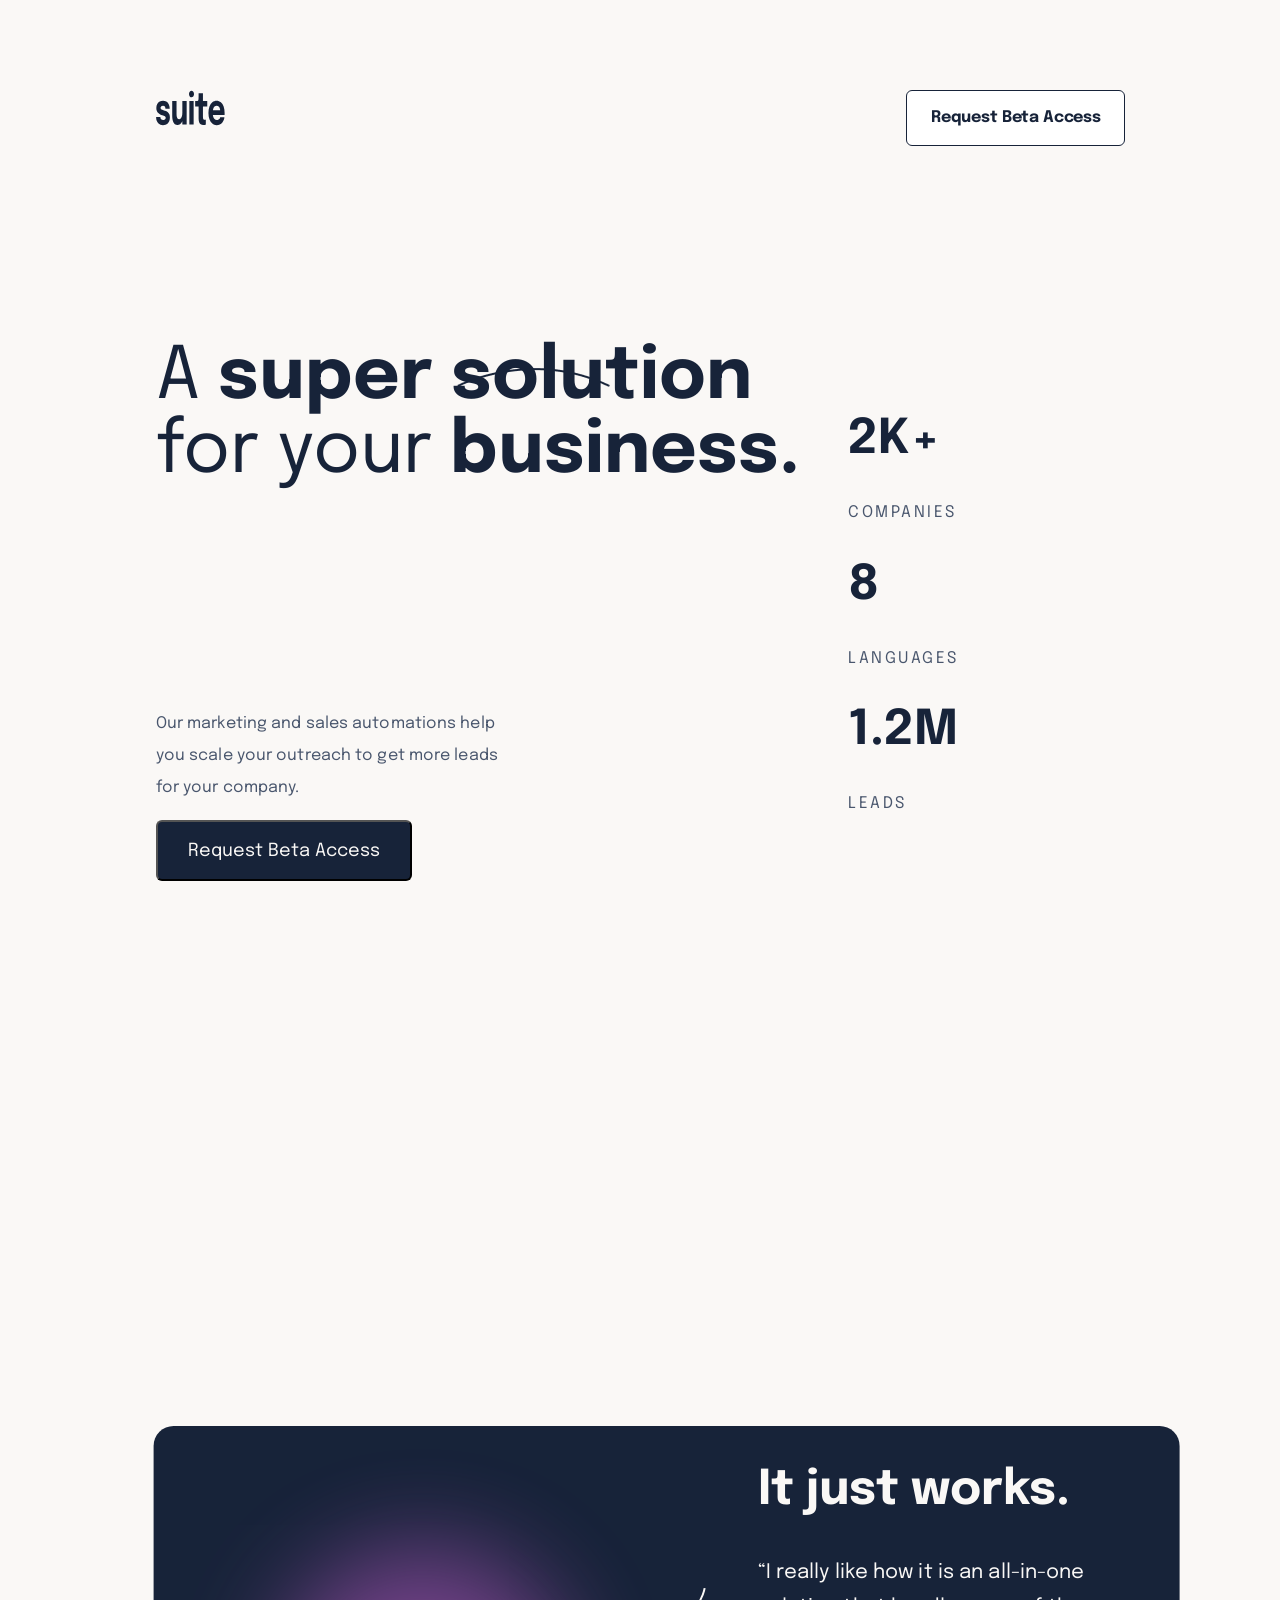
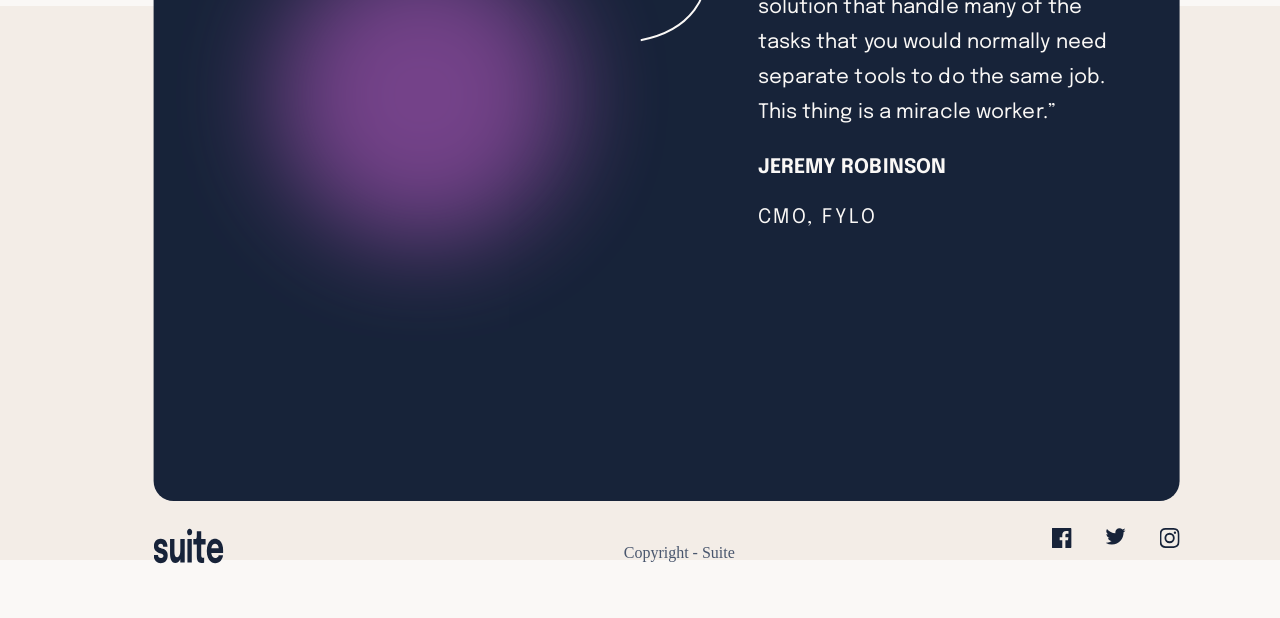
<file: index.html>
<!doctype html>
<html lang="en">
  <head>
    <meta charset="UTF-8">
    <link rel="preconnect" href="https://fonts.googleapis.com">
    <link rel="preconnect" href="https://fonts.gstatic.com" crossorigin>
    <link href="https://fonts.googleapis.com/css2?family=Epilogue:wght@700&display=swap" rel="stylesheet">
  
    <link rel="preconnect" href="https://fonts.googleapis.com">
  <link rel="preconnect" href="https://fonts.gstatic.com" crossorigin>
  <link href="https://fonts.googleapis.com/css2?family=Epilogue&display=swap" rel="stylesheet">
  
    <meta name="viewport" content="width=device-width, initial-scale=1.0">
    <link rel="stylesheet" href="stylesheet.css"/>
    <link rel="icon" type="image/png" sizes="32x32" href="./assets/favicon-32x32.png">
    
    <title>Frontend Mentor | Suite landing page</title>
  </head>
  <body>
    <main class="container">
      <div class="nav">
        <img
        class="img1"
        src='assets/logo.svg'
        alt="logo"/>
        <button>Request Beta Access</button>
      </div>

      <div class="mid">
        
        <div class="first">
          <div id="super">
            <picture>
              <source class="curva" media="(max-width:480px)" srcset="./assets/pathmobile.png" alt="img"/>
              <source class="curva"  media="(max-width:768px)" srcset="./assets/pathtablet.png" alt="img"/>
              <img class="curva" src="./assets/pattern-curved-line-1.svg" alt="img"/>
            </picture>

        <p class="superclass">A <strong id="superso">super solution</strong> for your <strong id="superso">business.</strong></p>
          </div>
        <div class="relativa">
        <p>Our marketing and sales automations help
           you scale your outreach
            to get more leads for your company. </p>
          <button id="reqbeta">Request Beta Access</button>
        </div>
        
        </div>
        
        <div class="second">
          <picture>
          <source media="(max-width:480px)" srcset="./assets/image-hero-landscape.png" alt="img"/>
          <source media="(max-width:768px)" srcset="./assets/image-hero-portrait.png" alt="img"/>
          <img src="assets/image-hero-portrait.png" alt="phone"/>
        </picture>
      </div>

      <div class="third">
        
        <div>
          <h2 class="cent">2K+</h2>
          <p class="cent">COMPANIES</p>
        </div>
        <div>
          <h2 class="cent">8</h2>
          <p class="cent">LANGUAGES</p>
        </div>
        <div>
          <h2 class="cent">1.2M</h2>
          <p class="cent">LEADS</p>
        </div>

      </div>

      </div>

      <div class="footer">
        <div class="footermain">
        
          <div class="jeremyfooter">
            <div>
              <img class="blurrrr" src="./assets/pattern-blur.svg" alt="blur"/>
              <picture>
                <source class="ima" media="(max-width:480px)" srcset="./assets/image-jeremy-large.png" alt="img"/>
                <source class="ima"  media="(max-width:768px)" srcset="./assets/image-jeremy-large.png" alt="img"/>
                <img class="ima" src="./assets/image-jeremy-large@2x.png" alt="img"/>
              </picture>
            </div>

            <picture>
              <img class="curva2" src="./assets/Path 2.svg" alt="newpath"/>
            </picture>

            <div class="workmain">
              <h2 class="works">It just works.</h2>
              <p class="works1">“I really like how it is an all-in-one
                 solution that handle many of the tasks
                  that you would normally need separate
                   tools to do the same job.
                   This thing is a miracle worker.”</p>
                   <h2 id='spanwidth' class="works1">JEREMY ROBINSON</h2>
                   <p id='cmo' class="works1">CMO, FYLO</p>
            </div>

          </div>


        <div class="textfooter">
          <img
          class="img1"
          src="assets/logo.svg"
          alt="logo"
          />
  
          <p id='copyright'>Copyright - Suite</p>
  
          <div>
            <a href="#" id="ff"><img src="./assets/icon-facebook.svg" alt='facebook'/></a>
            <a href="#" id="fa"><img src="./assets/icon-twitter.svg" alt='twitter'/></a>
            <a href="#"><img src="./assets/icon-instagram.svg" alt='ig'/></a>
          </div>
        </div>


      </div>
      </div>
   
    </main>
  </body>
</html>
</file>
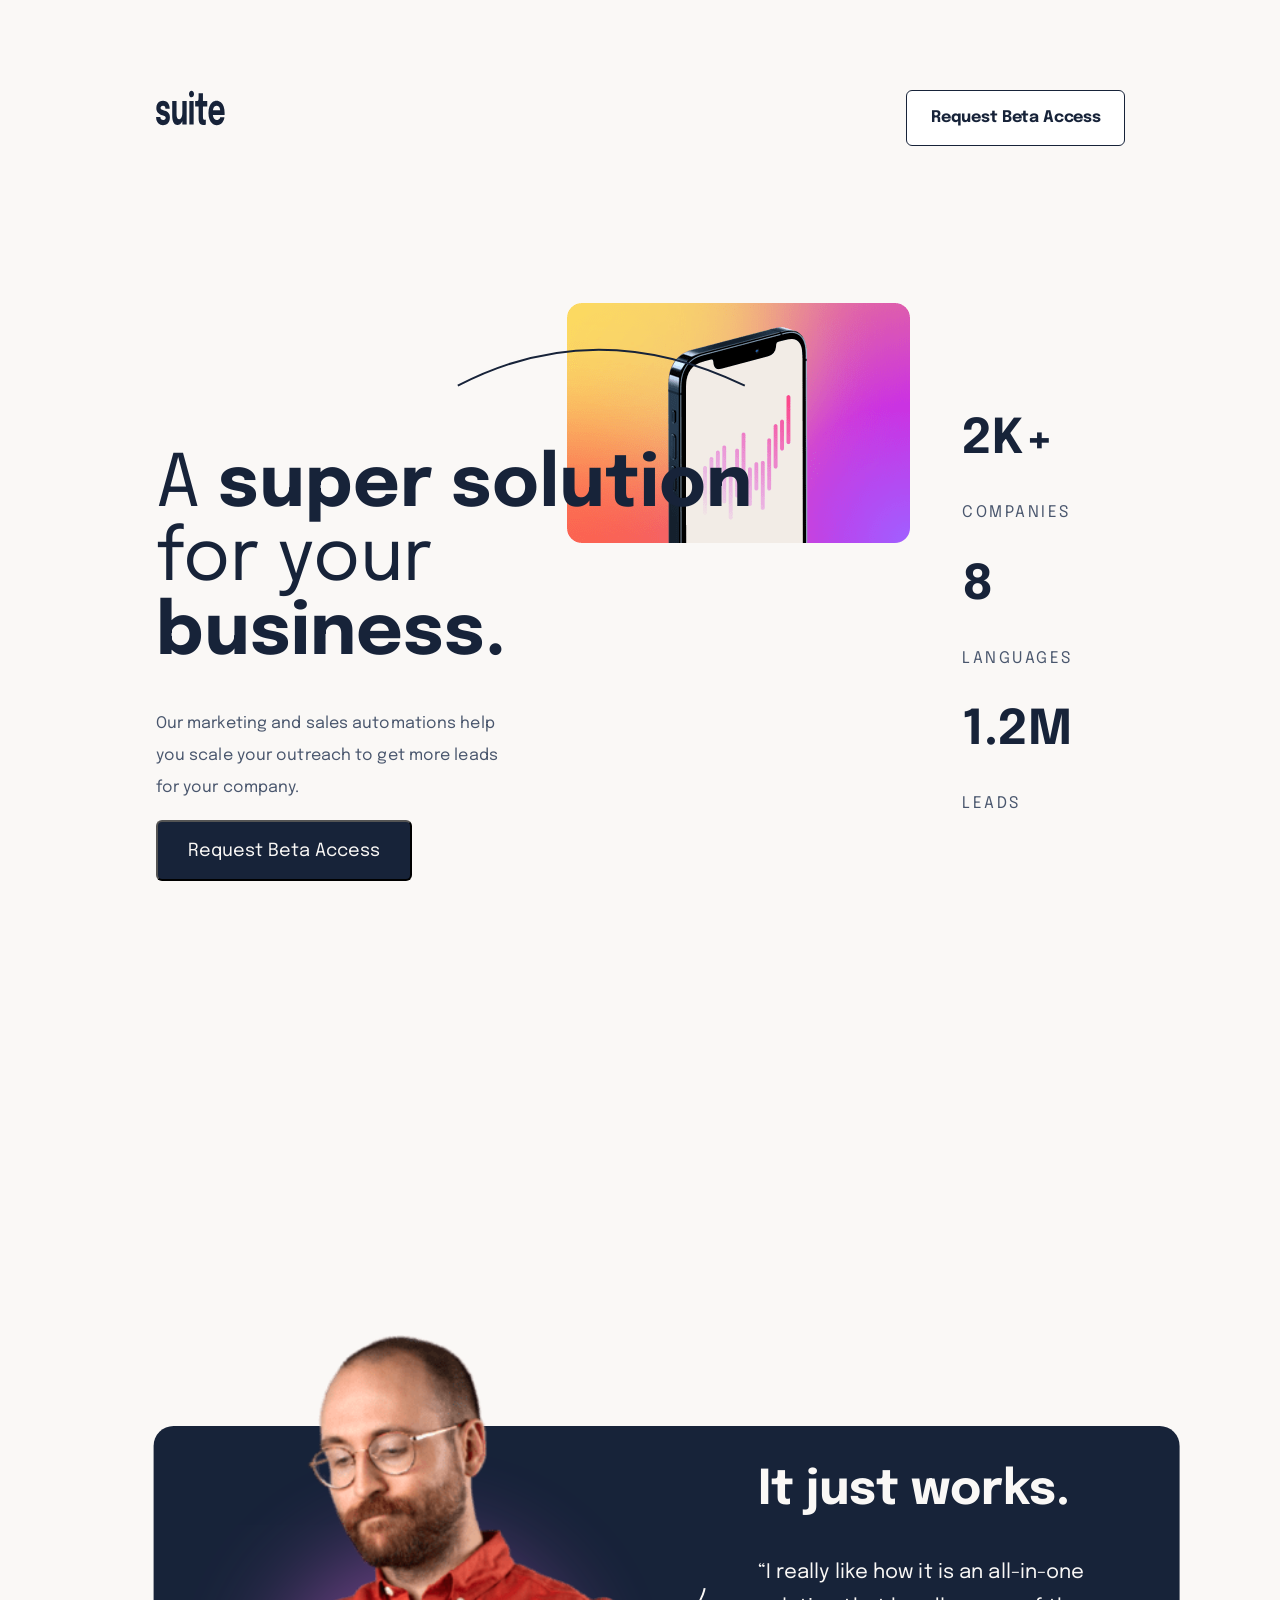
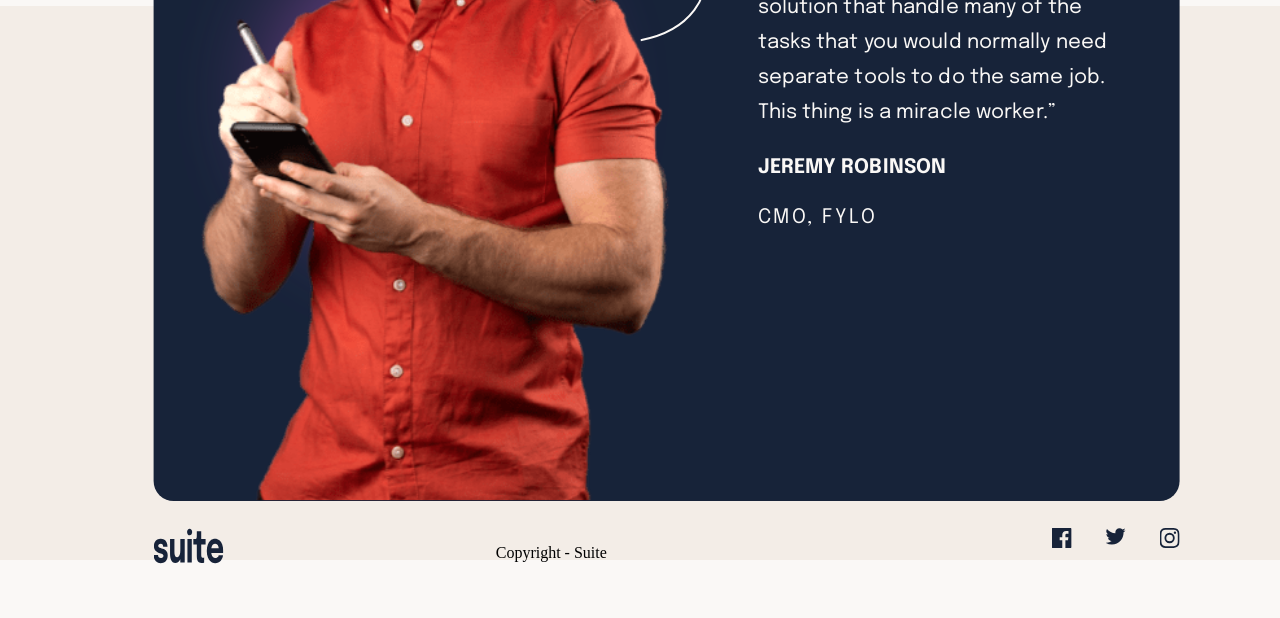
<file: indexnew.html>
<!doctype html>
<html lang="en">
  <head>
    <meta charset="UTF-8">
    <link rel="preconnect" href="https://fonts.googleapis.com">
    <link rel="preconnect" href="https://fonts.gstatic.com" crossorigin>
    <link href="https://fonts.googleapis.com/css2?family=Epilogue:wght@700&display=swap" rel="stylesheet">
  
    <link rel="preconnect" href="https://fonts.googleapis.com">
  <link rel="preconnect" href="https://fonts.gstatic.com" crossorigin>
  <link href="https://fonts.googleapis.com/css2?family=Epilogue&display=swap" rel="stylesheet">
  
    <meta name="viewport" content="width=device-width, initial-scale=1.0">
    <link rel="stylesheet" href="stylesheet.css"/>
    <link rel="icon" type="image/png" sizes="32x32" href="./assets/favicon-32x32.png">
    
    <title>Frontend Mentor | Suite landing page</title>
  </head>
  <body>
    <main class="container">
      <div class="nav">
        <img
        class="img1"
        src='assets/logo.svg'
        alt="logo"/>
        <button>Request Beta Access</button>
      </div>

      <div class="mid">
        
        <div class="first">
          <div id="super">
            <img class="curva" src="./assets/pattern-curved-line-1.svg"  alt="curve"/>
        <p>A <strong id="superso">super solution</strong> for your <strong id="superso">business.</strong></p>
          </div>
        <div class="relativa">
        <p>Our marketing and sales automations help
           you scale your outreach
            to get more leads for your company. </p>
          <button id="reqbeta">Request Beta Access</button>
        </div>
        
        </div>
        
        <div class="second">
          <picture>
          <source media="(max-width:480px)" srcset="./assets/image-hero-landscape.png" alt="img"/>
          <img src="assets/image-hero-portrait.png" alt="phone"/>
        </picture>
      </div>

      <div class="third">
        
        <div>
          <h2>2K+</h2>
          <p>COMPANIES</p>
        </div>
        <div>
          <h2>8</h2>
          <p>LANGUAGES</p>
        </div>
        <div>
          <h2>1.2M</h2>
          <p>LEADS</p>
        </div>

      </div>

      </div>

      <div class="footer">
        <div class="footermain">
        
          <div class="jeremyfooter">
            <div>
              <img class="blurrrr" src="./assets/pattern-blur.svg" alt="blur"/>
              <picture>
                <source class="ima" media="(max-width:480px)" srcset="./assets/image-jeremy-large.png" alt="img"/>
                <source class="ima"  media="(max-width:768px)" srcset="./assets/image-jeremy-large.png" alt="img"/>
                <img class="ima" src="./assets/image-jeremy-large@2x.png" alt="img"/>
              </picture>
            </div>

            <picture>
              <img class="curva2" src="./assets/Path 2.svg" alt="newpath"/>
            </picture>

            <div class="workmain">
              <h2 class="works">It just works.</h2>
              <p class="works1">“I really like how it is an all-in-one
                 solution that handle many of the tasks
                  that you would normally need separate
                   tools to do the same job.
                   This thing is a miracle worker.”</p>
                   <h2 class="works1">JEREMY ROBINSON</h2>
                   <p id='cmo' class="works1">CMO, FYLO</p>
            </div>

          </div>


        <div class="textfooter">
          <img
          class="img1"
          src="assets/logo.svg"
          alt="logo"
          />
  
          <p>Copyright - Suite</p>
  
          <div>
            <a href="#" id="ff"><img src="./assets/icon-facebook.svg" alt='facebook'/></a>
            <a href="#" id="fa"><img src="./assets/icon-twitter.svg" alt='twitter'/></a>
            <a href="#"><img src="./assets/icon-instagram.svg" alt='ig'/></a>
          </div>
        </div>
      </div>
      </div>
   
    </main>
  </body>
</html>
</file>
<file: stylesheet.css>
body{
    background-color: #FAF8F6;
}
.container{
    margin-top: 1vh;
    margin-left: 11.54vw;
    margin-right: 11.45vw;
    margin-top: 5vh;
    display: flex;
    flex-direction: column;
}
#copyright{
    color:#49566D;
    margin-left: 10vw;
}
.nav{
    display: flex;
    justify-content: space-between;
    height: 10vh;
    /* background-color: red; */
    margin-bottom: 0vh;
    margin-top: 5vh;
}
.img1{
    height: 4vh;
    width: 5.445vw;
    left: 11.54vw;
}
.nav button:hover{
    background-color: #172339;
    color: white;
    cursor: pointer;
}
.nav button{
    border: 1px solid #172339;
    border-radius: 6px;
    color: #172339;
    background-color: white;
    height: 56px;
    width: 219px;
    left: 0px;
    top: 0px;
    font-family: 'Epilogue', sans-serif;
    font-size: 16px;
    font-weight: 700;
    line-height: 32px;
    letter-spacing: -0.159px;
    text-align: center;

}
.mid{
    /* background-color: blueviolet; */
    margin-top: 13.7vh;
    display: grid;
    grid-template-areas: 
                        'first second third';
}

.first{
    grid-area: first;
}
.relativa{
    transform: translateY(27vh);
    color:#49566D;
    font-size: 18px;
    width: 28vw;
    letter-spacing: 0.9px;
    font-family: 'Epilogue', sans-serif;
}
.relativa p{
    margin-top: 18vh;
    font-size: 16px;
    line-height: 32px;
    letter-spacing: 0.1px;
    width: 27vw;
    color: #49566D;
}

#reqbeta:hover{
    background: linear-gradient(135deg, #A060FF 0%, #CB30E3 49.21%, #FFA84E 100%);
    color: white;
    cursor: pointer;
}
#reqbeta{
    color:#FAF8F6;
    font-size: 18px;
    font-family: 'Epilogue', sans-serif;
    height: 61px;
    width: 256px;
    left: 0px;
    top: 0px;
    border-radius: 6px;

    background-color:#172339;
}
#super{
    font-size: 72px;
    font-family: 'Epilogue', sans-serif;
    position:absolute;
    width: 50vw;
    color: #172339;
    font-weight: 400;
}
#superso{
    font-size: 72px;
    font-family: 'Epilogue', sans-serif;
    color: #172339;
    font-weight: 700;
}
.second{
    grid-area: second;
}
.third{
    grid-area: third;
    margin-top: 8vh;
}
.third div h2{
    color: #172339;
    font-weight: 700px;
    font-family: 'Epilogue', sans-serif;
    font-size: 48px;
}
.third div p{
    font-weight: 400px;
    font-family: 'Epilogue', sans-serif;
    font-size: 16px;
    color: #49566D;
    letter-spacing: 2.5px;
}
.footermain{
    display: grid;
    grid-template-columns: 1fr;
    grid-template-rows: 2fr 1fr;
    width: 70vw;
    margin: auto;
    margin-bottom: 0vh;
    height: 63vh;
}
.footer{
    display: grid;
    position: absolute;
    background-color: #F3EDE7;
    width: 100vw;
    left: 0vw; 
    bottom: -140vh;
    height: 464px;
    padding-bottom: 10vh;
}
.textfooter{
    display: grid;
    grid-template-columns: repeat(3,1fr);
    margin-top: 0vh;
    margin-bottom: 0vh;
    height: 10vh;
    transform: translateY(-17vh)
                translateX(-3vw);
}
.textfooter div{
    display: flex;
    width: 10vw;
    justify-content: space-between;
    margin-left: auto;
}
.ima{
    height: 85vh;
    position: absolute;
    transform: translateY(-10.1vh)
                translateX(-38.3vw);
    margin: 0px;
    padding: 0px;
}
a:hover{
    opacity: 0.5;
}
.jeremyfooter{
    background-color: #172339;
    border-radius: 20px;
    color: #fff;
    display: grid;
    grid-template-columns: repeat(3,1fr);
    transform: translateY(-20vh)
                translateX(-3vw);
    height: 75vh;
    margin-bottom: 0vh;
}
.works1{
    font-weight: 400px;
    color: #FAF8F6;
    font-size: 20px;
    font-family: 'Epilogue', sans-serif;
    line-height: 35px;
    letter-spacing: 0.1px;
    width: 28vw;
    margin-right: 5vw;
}
#cmo{
    line-height: 26px;
    letter-spacing: 2.5px;
}

.works{
    font-size: 48px;
    font-weight: 400px;
    width: 25vw;
    font-family: 'Epilogue', sans-serif;
    color: #FAF8F6;
} 
.curva2{
    transform: translateY(18vh)
                translateX(-4vw);
}

.curva{
    transform: translateY(3vh)
                translateX(23.5vw);
}
.superclass{
    width: 55vw;
    transform: translateY(-12vh);
}


@media screen and (max-width:1054px){
   #super{
    width: 65vw;
}
.workmain{
    transform: translateX(-2vw);
}

.curva2{
    transform: translateX(-10vw)
                translateY(20vh);
}

}


@media screen and (max-width:840px){
    #copyright{
        margin-left: 7vw;
    }
   .container{
    margin-top: 5vh;
    margin-left: 4.54vw;
    /* margin-top: 5vh;
    display: flex;
    flex-direction: column; */
}
   .img1{
    height: 32px;
    width: 81px;
    left: 0px;
    top: 12px;

   }

   #reqbeta{
    margin-top: 5vh;
   }

   .footermain{
    margin-left: 0vw;
   }

   .superclass{
    width: 66vw;
    transform: translateY(-3vh);
    z-index: 1;
    margin-bottom: 5vh;
   }
   
   .mid{
    /* background-color: blueviolet; */
    margin-top: 4vh;
    display: grid;
    grid-template-areas: 
                        'first second '
                        'third third';
}
.third{
    display: flex;
    text-align: center;
    flex-direction: row;
    justify-content: space-between;
    width:74vw;
    margin-inline: 5vw;
}
.cent{
    text-align: center;
}

#super{
    width: 65vw;
    font-size: 56px;
}
#superso{
    font-size: 56px;
}
.second{
    display: flex;
    justify-content: end;
    transform: translateX(-6.5vw);
    z-index: -1;

}

.footer{
    position: absolute;
    transform: translateY(10vh);
    height: 65vh;
    width: 100vw;
    padding-bottom: 14vh;
}
.relativa{
    width: 50vw;
    transform: translateY(15vh);
}
.relativa p{
    width: 43vw;
    font-size: 16px;
}
.curva{
    transform: translateX(27vw)
                translateY(3vh);
}
.jeremyfooter{
    margin-top: 2vh;
    margin-inline: 5vw;
    position: absolute;
    display: flex;
    height: 70vh;
    transform: translateY(-32vh);
    width: 78vw;
    left: 0px;
    flex-direction: column;
    padding: 6%;
    margin-bottom: 0vh;
}
.blurrrr{
    transform: translateX(13.3vh)
                translateY(-10vh);
}
.ima{
    transform: translateX(-63vw)
                translateY(-50vh)
                scale(55%);
}
.blurrrr{
    transform: translateY(-15vh)
                translateX(8vw);
}

.curva2{
    margin-top: 35vh;
    transform: translateY(-62vh)
                translateX(35vw);
}
.workmain{
    margin-top: 10vh;
    transform: translateY(-90vh);
    text-align: center;
}
.works{
    width: 50vw;
    margin: auto;
    transform:translateY(20vh);
    margin-bottom: 5vh;
}
.works1{
letter-spacing: 0.09px;
font-size: 18px;
line-height: 32px;
color:#F3EDE7;
margin: auto;
transform:translateY(20vh);
width: 73vw;
}
#spanwidth{
    margin-top: 5vh;
}
.textfooter{
    align-self: flex-end;
    width: 85vw;
    transform: translateY(36vh);
    margin-left: 7vw;
    /* margin-top: 10vh; */
    margin-bottom: 0vh;
}
.textfooter div{
    display: flex;
    width: 20vw;
    justify-content: space-between;
    margin-left: auto;
}
.nav{
    width: 89vw;
    /* transform: translateY(-36vh); */

}

}

@media screen and (max-width:480px){


   .container{
    margin-top: 1vh;
    margin-left: 1vw;
    margin-right: 1vw;
}
   .nav{
    display: flex;
    justify-content: space-between;
    height: 10vh;
    margin-bottom: 0vh;
}
.nav button{
    transform: translateY(-2vh);
    font-size: 14px;
    height: 56px;
    width: 180px;
}
.img1{
    height: 32px;
    width: 81px;
    left: 0px;
    top: 8px;
}

.first{
    display:flex;
    flex-direction: column;
    transform: translateY(-10vh);
}
#superso{
    font-size: 36px;
    width: 100vw;
    font-family: 'Epilogue', sans-serif;
    color: #172339;
    font-weight: 700; 
}

.curva{
    transform: translateX(40vw)
                translateY(8vh);
}


.superclass{
width: 96vw;
/* font-size: 18px; */
transform: translateY(2vh);
}


#super{
    font-size: 38px;
    width: 75vw;
    font-family: 'Epilogue', sans-serif;
    color: #172339;
    font-weight: 400;

}
.relativa{
    width: 85vw;
    transform: translateY(14vh);
}

.relativa p{
    font-size: 1.0rem;
    width: 95vw;
}
#reqbeta{
    transform: translateY(-5vh);
    /* margin-bottom: 300vh; */
}

.second{
    margin-top: 10vh;
    transform: translateY(48vh)
                translateX(-85vw)
                scaleX(0.99)
                scaleY(1.1);
    transform-origin: center;
}


.third{
    display: flex;
    flex-direction: column;
    transform: translateY(40vh);
    text-align: center;
    /* margin: auto; */
    width: 90vw;
}

.blurrrr{
    transform: translateX(-20vw);
}

.ima{
    margin-left: 0vw;
    width: 75vw;
    height: 60vh;
    transform: translateY(200vh);
    transform-origin: center;
                /* scaleX(0.5); */
    /* height: 400px; */

}
.textfooter{
    display: flex;
    flex-direction: column;
    width: 70vw;
    margin-top: 38vh;
    padding-top: 0vh;
    transform: translateY(2vh);
    text-align: center;
}
#copyright{
    text-align: center;
    margin-left: 20vw;
}
.textfooter .img1{
    margin-left: 35vw;
    margin-top: 33px;
}
.textfooter p{
    margin-left: 31vw;
    margin-top: 33px;
}
.textfooter div{
    margin-left: 25vw;
    margin-top: 33px;
    width: 28vw;
    margin-left: 31vw;
}

.jeremyfooter{
    margin-top: 1vh;
    height: 110vh;
    position: normal;
    position: absolute;
    transform: translateY(-75vh);
    margin-inline: 0vw;
    width: 88vw;
    margin-bottom: 0vh;
    padding-bottom: 0vh;
}

.blurrrr{
    transform: translateY(-21vh)
    translateX(-20vw);
}
.workmain{
    transform: translateY(-110vh)
    translateX(0vw);
}
.curva2{
    transform: translateY(-110vh)
    translateX(30vw);
}
.ima{
    transform: translateY(-100vh)
                translateX(10vw);
}
.footer{
    /* margin-top: 20vh; */
    height: 60vh;
    transform: translateY(115vh);
}
.curva2{
    transform: translateY(-60vh)
                translateX(30vw);
    
}
.works{
    transform: translateY(43vh)
                translateX(-5vw);
    width: 100vw;
    
     text-align: center;
}
.works1{
    transform: translateY(45vh);
    width: 85vw;
}
}
</file>
